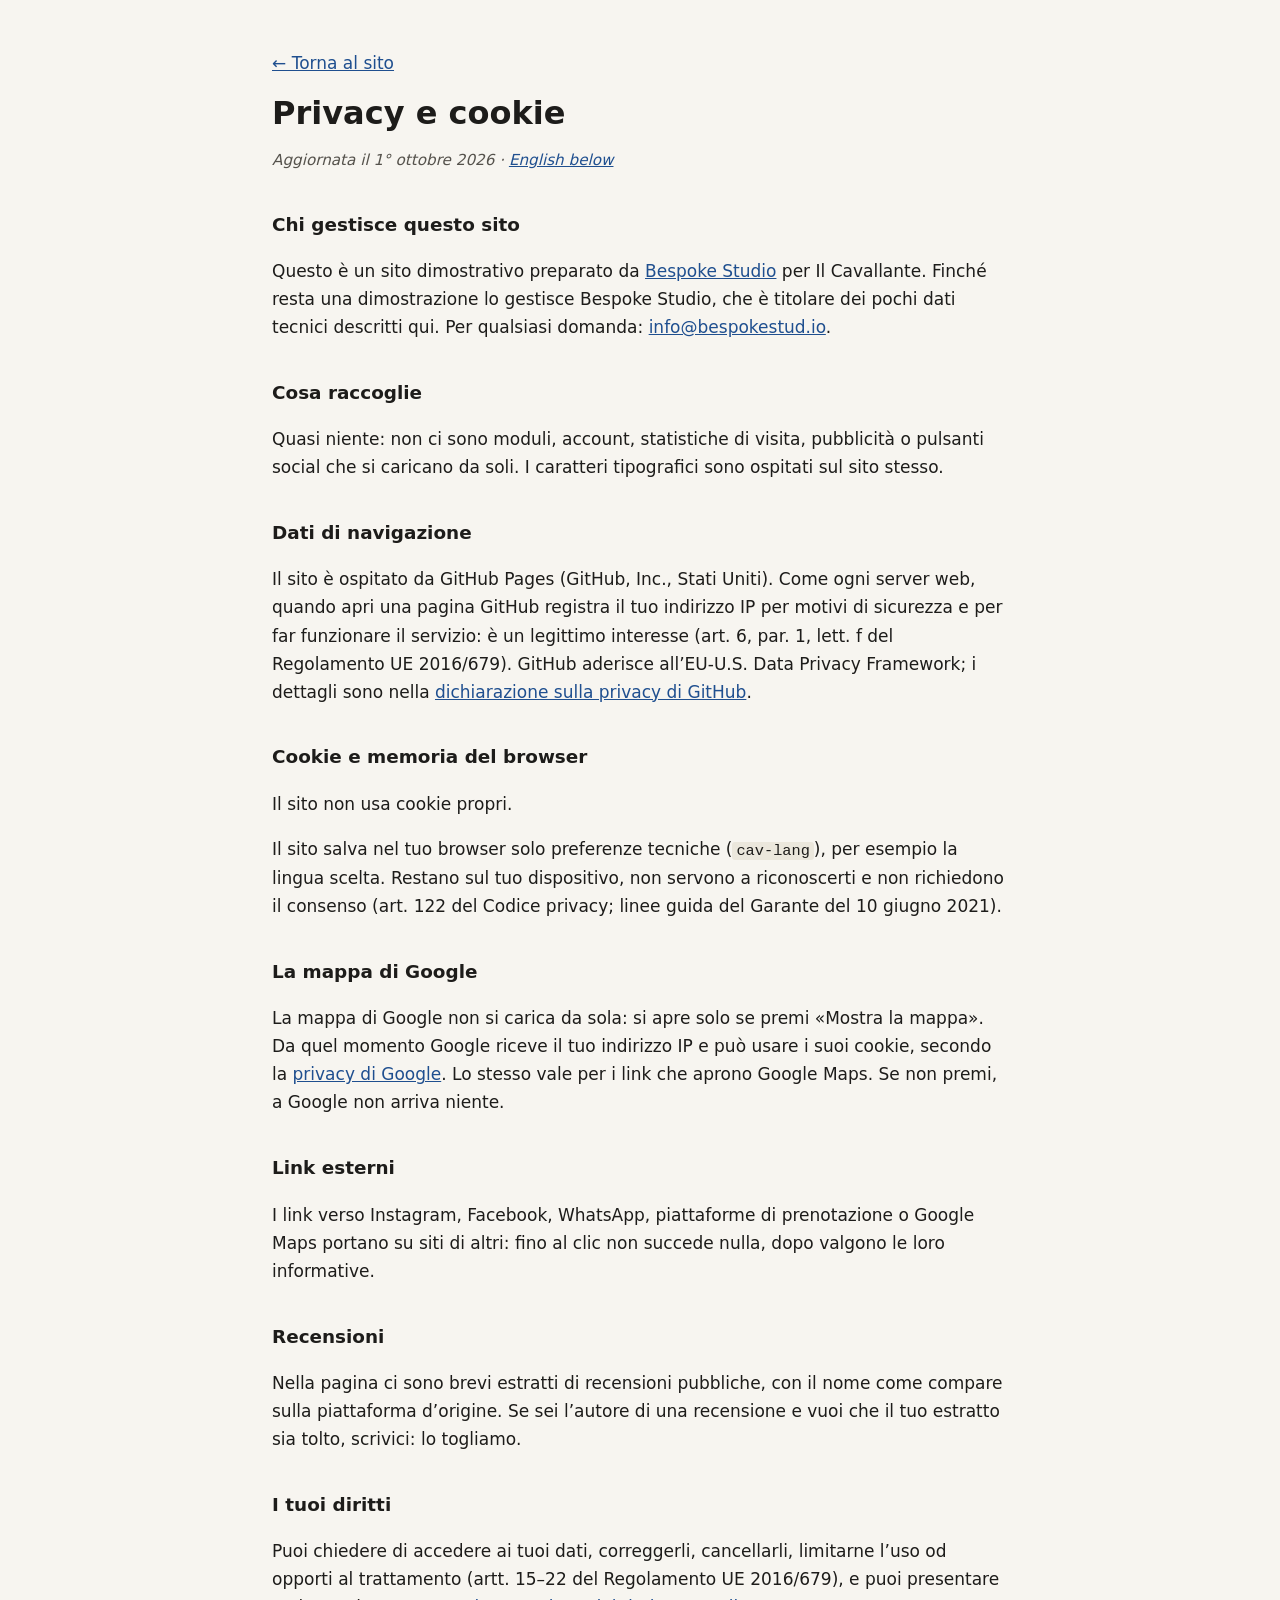
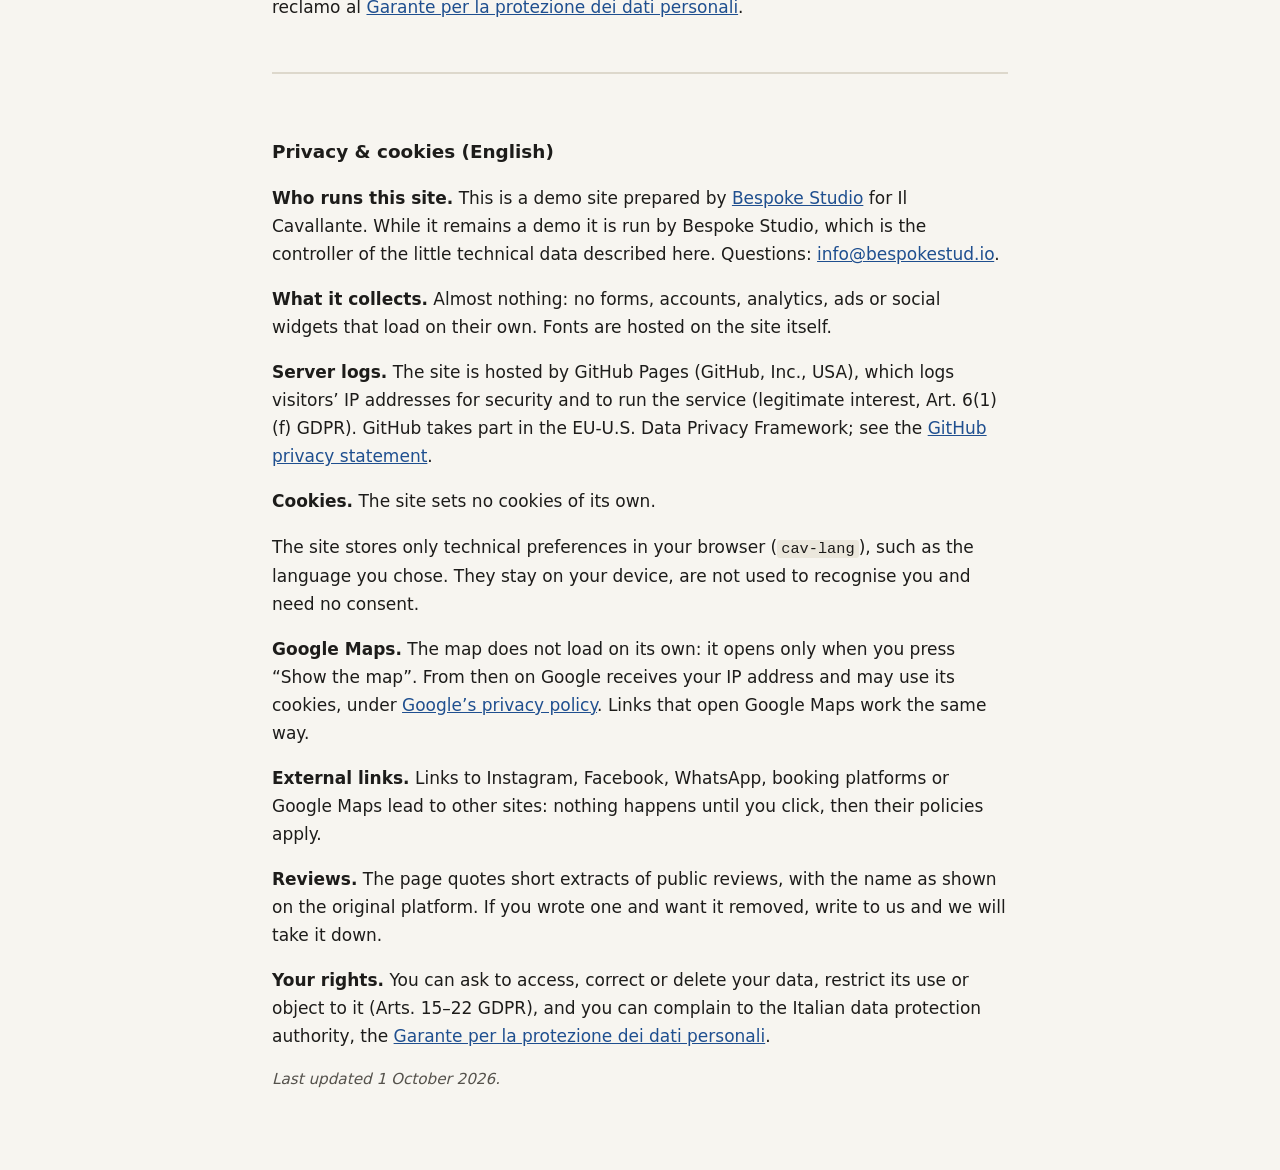
<file: privacy.html>
<!DOCTYPE html>
<html lang="it">
<head>
  <meta charset="UTF-8">
  <meta name="viewport" content="width=device-width, initial-scale=1.0">
  <meta name="robots" content="noindex">
  <title>Privacy e cookie · Il Cavallante</title>
  <meta name="description" content="Informativa privacy e cookie del sito Il Cavallante.">
  <style>
    body { margin: 0; background: #f7f5f0; color: #1d1c1a; font: 17px/1.65 system-ui, -apple-system, "Segoe UI", Roboto, sans-serif; }
    main { max-width: 46rem; margin: 0 auto; padding: 32px 20px 64px; }
    h1 { font-size: 2rem; line-height: 1.2; margin: 0.4em 0 0.2em; }
    h2 { font-size: 1.15rem; margin: 2em 0 0.4em; }
    a { color: #1f4f8f; }
    .data { color: #55524c; font-style: italic; font-size: 0.95rem; }
    .en { margin-top: 3em; padding-top: 1.5em; border-top: 2px solid #ddd8cc; }
    code { font-size: 0.9em; background: #ebe7dc; padding: 0 4px; border-radius: 3px; }
  </style>
</head>
<body>
<main>
  <p><a href="index.html">← Torna al sito</a></p>
  <h1>Privacy e cookie</h1>
  <p class="data">Aggiornata il 1° ottobre 2026 · <a href="#english" lang="en">English below</a></p>
  <h2>Chi gestisce questo sito</h2>
  <p>Questo è un sito dimostrativo preparato da <a href="https://bespokestud.io" rel="noopener">Bespoke Studio</a> per Il Cavallante. Finché resta una dimostrazione lo gestisce Bespoke Studio, che è titolare dei pochi dati tecnici descritti qui. Per qualsiasi domanda: <a href="mailto:info@bespokestud.io">info@bespokestud.io</a>.</p>
  <h2>Cosa raccoglie</h2>
  <p>Quasi niente: non ci sono moduli, account, statistiche di visita, pubblicità o pulsanti social che si caricano da soli. I caratteri tipografici sono ospitati sul sito stesso.</p>
  <h2>Dati di navigazione</h2>
  <p>Il sito è ospitato da GitHub Pages (GitHub, Inc., Stati Uniti). Come ogni server web, quando apri una pagina GitHub registra il tuo indirizzo IP per motivi di sicurezza e per far funzionare il servizio: è un legittimo interesse (art. 6, par. 1, lett. f del Regolamento UE 2016/679). GitHub aderisce all’EU-U.S. Data Privacy Framework; i dettagli sono nella <a href="https://docs.github.com/site-policy/privacy-policies/github-general-privacy-statement" rel="noopener">dichiarazione sulla privacy di GitHub</a>.</p>
  
  <h2>Cookie e memoria del browser</h2>
  <p>Il sito non usa cookie propri.</p>
  <p>Il sito salva nel tuo browser solo preferenze tecniche (<code>cav-lang</code>), per esempio la lingua scelta. Restano sul tuo dispositivo, non servono a riconoscerti e non richiedono il consenso (art. 122 del Codice privacy; linee guida del Garante del 10 giugno 2021).</p>
  <h2>La mappa di Google</h2>
  <p>La mappa di Google non si carica da sola: si apre solo se premi «Mostra la mappa». Da quel momento Google riceve il tuo indirizzo IP e può usare i suoi cookie, secondo la <a href="https://policies.google.com/privacy?hl=it" rel="noopener">privacy di Google</a>. Lo stesso vale per i link che aprono Google Maps. Se non premi, a Google non arriva niente.</p>
  <h2>Link esterni</h2>
  <p>I link verso Instagram, Facebook, WhatsApp, piattaforme di prenotazione o Google Maps portano su siti di altri: fino al clic non succede nulla, dopo valgono le loro informative.</p>
  <h2>Recensioni</h2>
  <p>Nella pagina ci sono brevi estratti di recensioni pubbliche, con il nome come compare sulla piattaforma d’origine. Se sei l’autore di una recensione e vuoi che il tuo estratto sia tolto, scrivici: lo togliamo.</p>
  <h2>I tuoi diritti</h2>
  <p>Puoi chiedere di accedere ai tuoi dati, correggerli, cancellarli, limitarne l’uso od opporti al trattamento (artt. 15–22 del Regolamento UE 2016/679), e puoi presentare reclamo al <a href="https://www.garanteprivacy.it" rel="noopener">Garante per la protezione dei dati personali</a>.</p>
  <div class="en" id="english" lang="en">
    <h2>Privacy &amp; cookies (English)</h2>
    <p><strong>Who runs this site.</strong> This is a demo site prepared by <a href="https://bespokestud.io" rel="noopener">Bespoke Studio</a> for Il Cavallante. While it remains a demo it is run by Bespoke Studio, which is the controller of the little technical data described here. Questions: <a href="mailto:info@bespokestud.io">info@bespokestud.io</a>.</p>
    <p><strong>What it collects.</strong> Almost nothing: no forms, accounts, analytics, ads or social widgets that load on their own. Fonts are hosted on the site itself.</p>
    <p><strong>Server logs.</strong> The site is hosted by GitHub Pages (GitHub, Inc., USA), which logs visitors’ IP addresses for security and to run the service (legitimate interest, Art. 6(1)(f) GDPR). GitHub takes part in the EU-U.S. Data Privacy Framework; see the <a href="https://docs.github.com/site-policy/privacy-policies/github-general-privacy-statement" rel="noopener">GitHub privacy statement</a>.</p>
    
    <p><strong>Cookies.</strong> The site sets no cookies of its own.</p>
    <p>The site stores only technical preferences in your browser (<code>cav-lang</code>), such as the language you chose. They stay on your device, are not used to recognise you and need no consent.</p>
    <p><strong>Google Maps.</strong> The map does not load on its own: it opens only when you press “Show the map”. From then on Google receives your IP address and may use its cookies, under <a href="https://policies.google.com/privacy?hl=en" rel="noopener">Google’s privacy policy</a>. Links that open Google Maps work the same way.</p>
    <p><strong>External links.</strong> Links to Instagram, Facebook, WhatsApp, booking platforms or Google Maps lead to other sites: nothing happens until you click, then their policies apply.</p>
    <p><strong>Reviews.</strong> The page quotes short extracts of public reviews, with the name as shown on the original platform. If you wrote one and want it removed, write to us and we will take it down.</p>
    <p><strong>Your rights.</strong> You can ask to access, correct or delete your data, restrict its use or object to it (Arts. 15–22 GDPR), and you can complain to the Italian data protection authority, the <a href="https://www.garanteprivacy.it" rel="noopener">Garante per la protezione dei dati personali</a>.</p>
    <p class="data">Last updated 1 October 2026.</p>
  </div>
</main>
</body>
</html>
</file>
